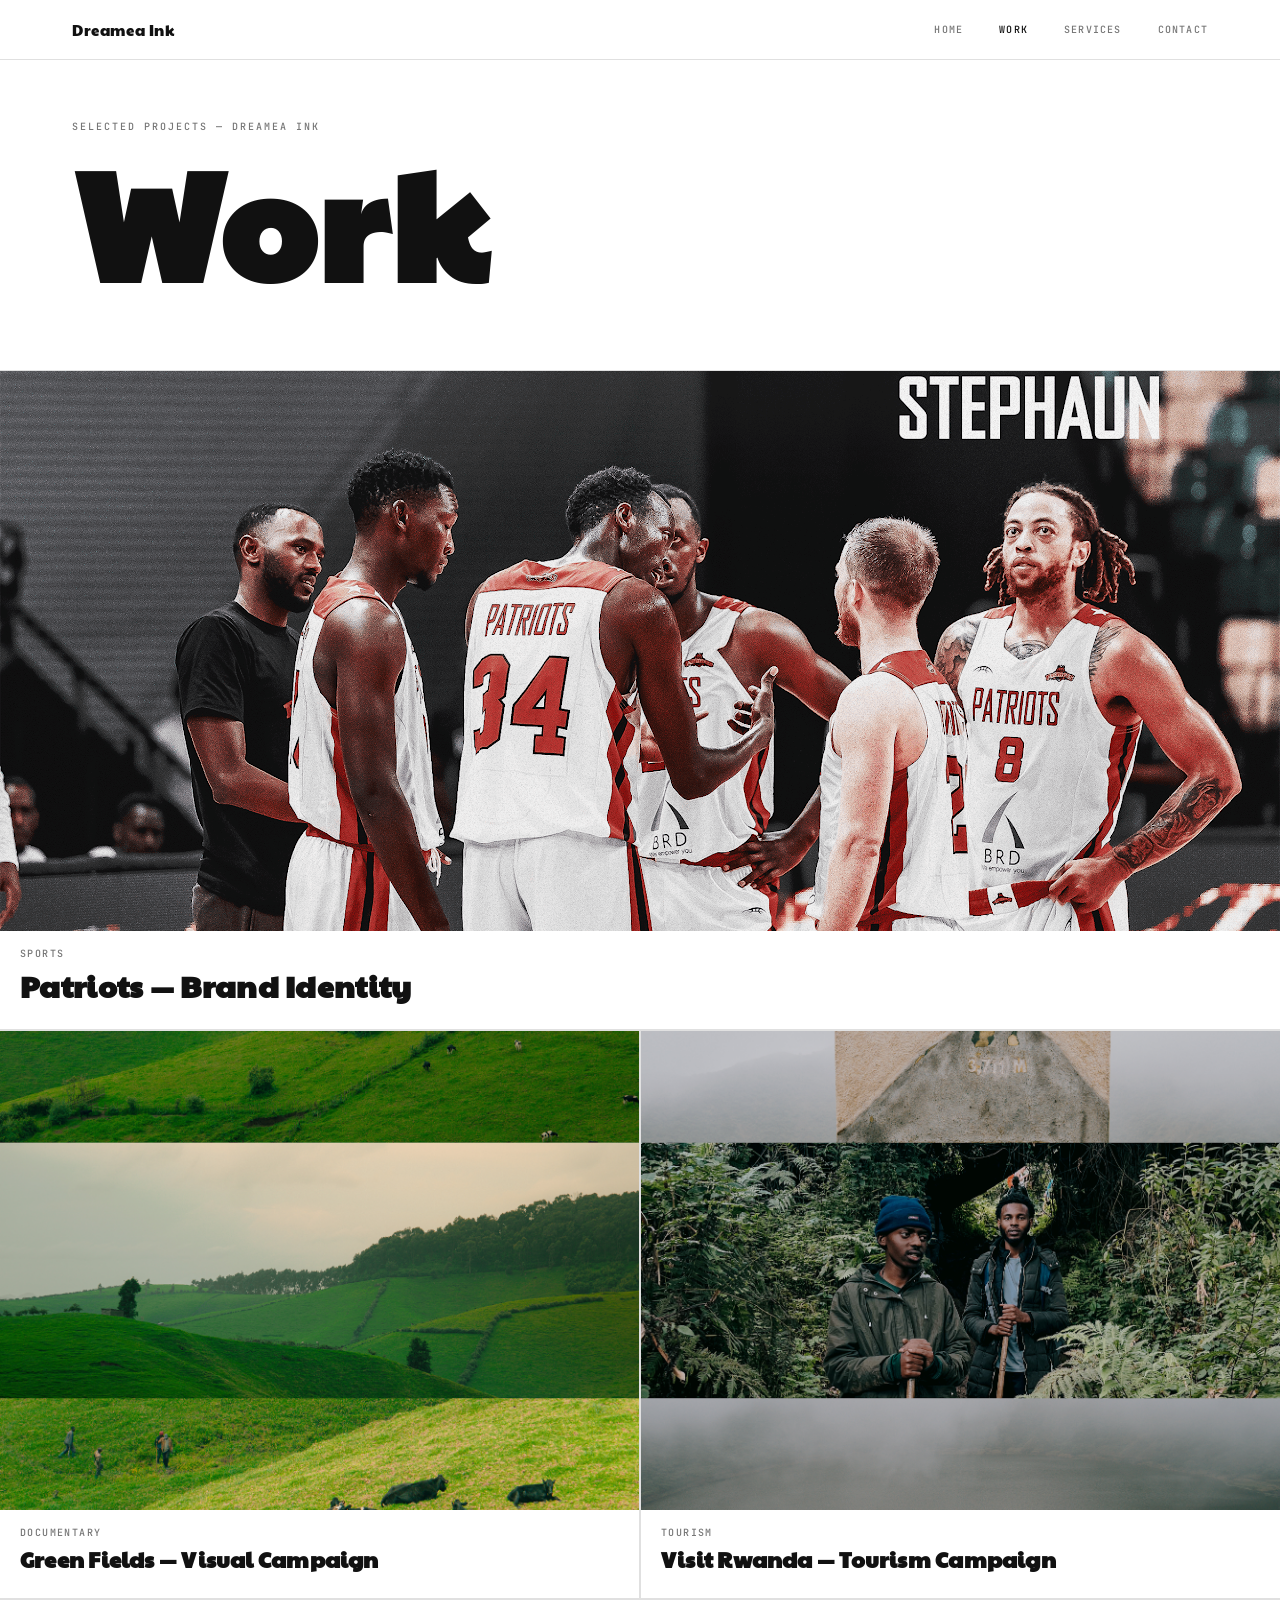
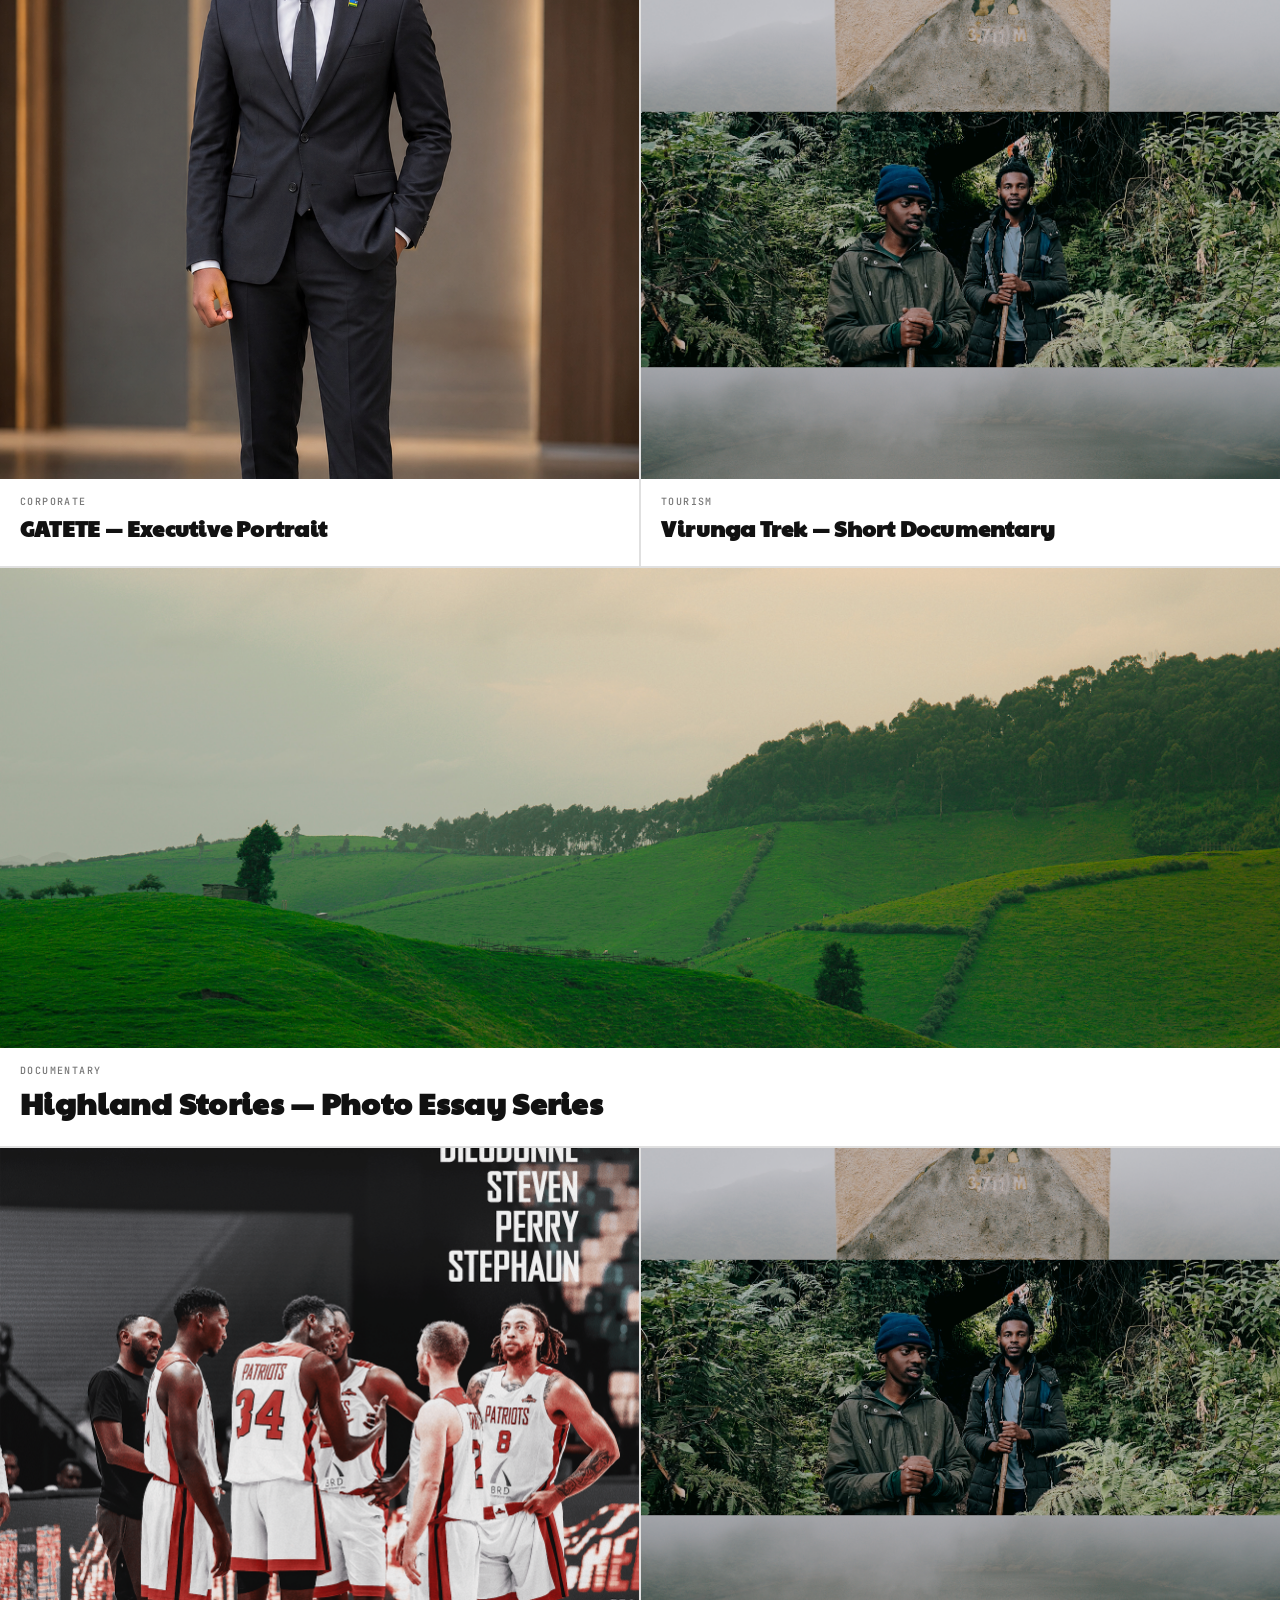
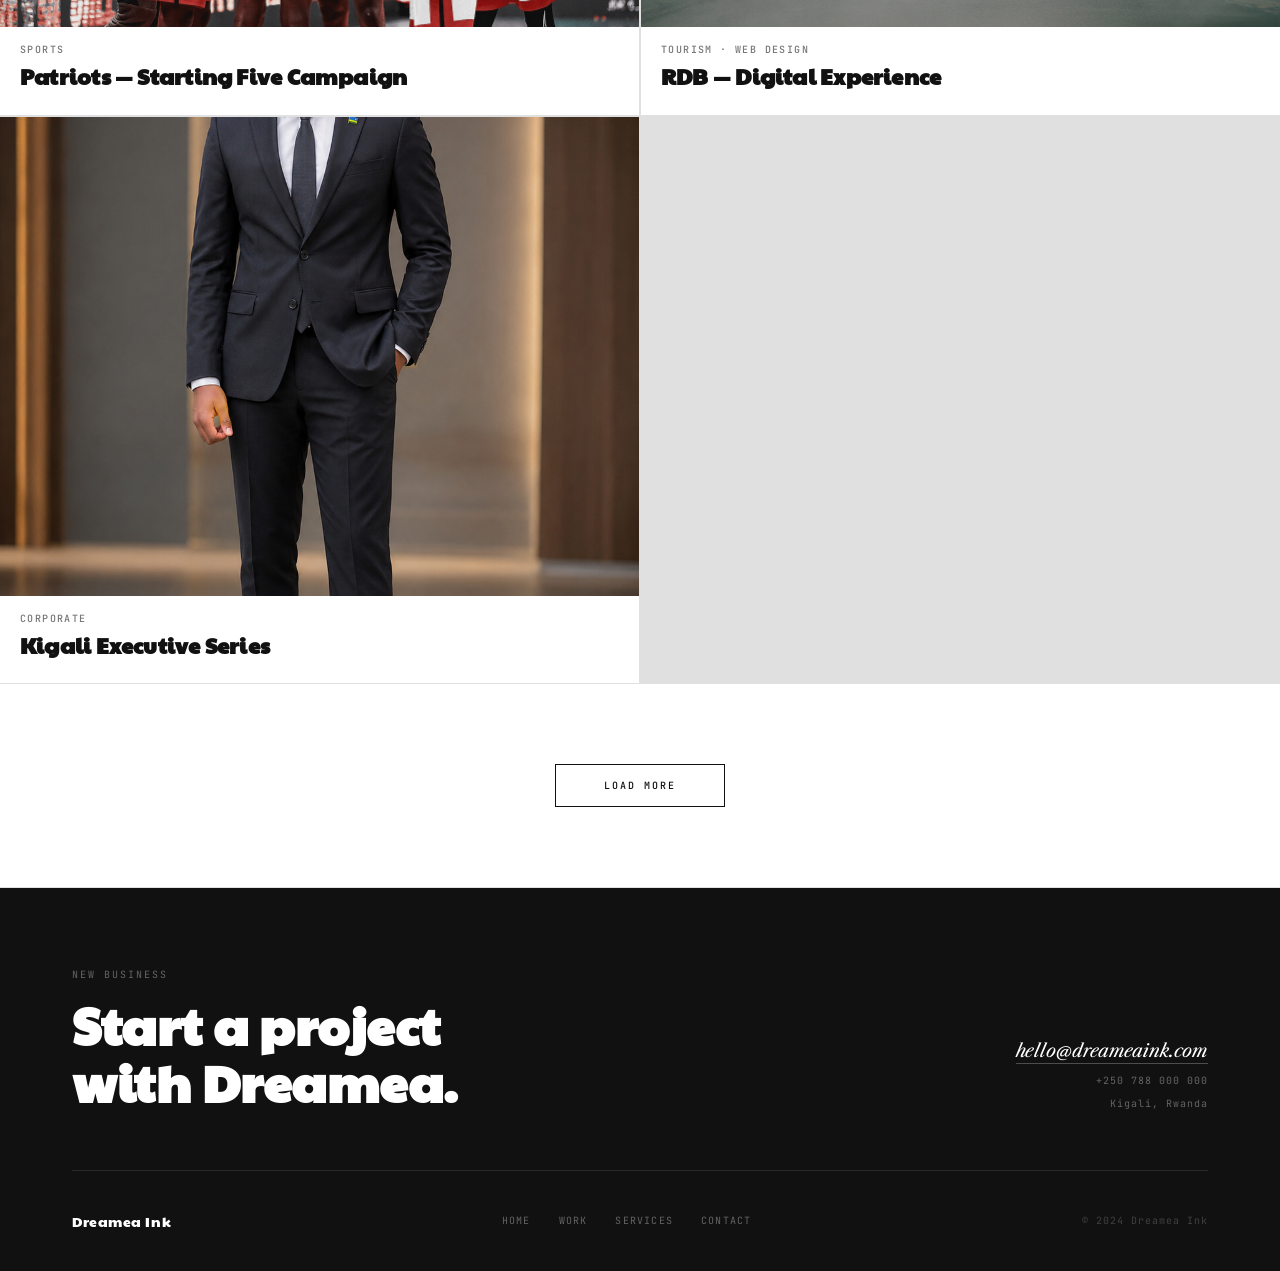
<file: work.html>
<!DOCTYPE html>
<html lang="en">
<head>
  <meta charset="UTF-8">
  <meta name="viewport" content="width=device-width, initial-scale=1.0">
  <title>Work — Dreamea Ink</title>
  <link rel="preconnect" href="https://fonts.googleapis.com">
  <link rel="preconnect" href="https://fonts.gstatic.com" crossorigin>
  <link href="https://fonts.googleapis.com/css2?family=Paytone+One&family=Libre+Caslon+Text:ital,wght@0,400;0,700;1,400&family=Inter:wght@300;400;500;600&family=JetBrains+Mono:wght@400;500&display=swap" rel="stylesheet">
  <link rel="stylesheet" href="work.css">
</head>
<body>

  <!-- NAV -->
  <header class="nav" id="nav">
    <a href="index.html" class="nav-logo">Dreamea Ink</a>
    <nav class="nav-links">
      <a href="index.html">Home</a>
      <a href="work.html" class="is-active">Work</a>
      <a href="index.html#services">Services</a>
      <a href="index.html#contact">Contact</a>
    </nav>
    <button class="nav-burger" id="burger" aria-label="Menu">
      <span></span><span></span>
    </button>
  </header>

  <!-- MOBILE DRAWER -->
  <div class="drawer" id="drawer">
    <a href="index.html">Home</a>
    <a href="work.html" class="is-active">Work</a>
    <a href="index.html#services">Services</a>
    <a href="index.html#contact">Contact</a>
  </div>
  <div class="drawer-overlay" id="drawerOverlay"></div>

  <!-- PAGE TITLE -->
  <section class="page-head">
    <p class="page-eyebrow">Selected Projects — Dreamea Ink</p>
    <h1 class="page-title">Work</h1>
  </section>

  <!-- GRID -->
  <main class="grid" id="grid">

    <!-- 01 · Hero — full width -->
    <article class="card card--hero"
             data-d="branding photography"
             data-s="sports">
      <a href="#" class="card-link">
        <div class="card-img">
          <img src="assets/project-1.jpg" alt="Patriots Brand Identity">
        </div>
        <div class="card-body">
          <p class="card-sector">Sports</p>
          <h2 class="card-title">Patriots — Brand Identity</h2>
        </div>
      </a>
    </article>

    <!-- 02 -->
    <article class="card"
             data-d="content video"
             data-s="documentary">
      <a href="#" class="card-link">
        <div class="card-img">
          <img src="assets/project-2.jpg" alt="Green Fields Campaign">
        </div>
        <div class="card-body">
          <p class="card-sector">Documentary</p>
          <h2 class="card-title">Green Fields — Visual Campaign</h2>
        </div>
      </a>
    </article>

    <!-- 03 -->
    <article class="card"
             data-d="marketing photography"
             data-s="tourism">
      <a href="#" class="card-link">
        <div class="card-img">
          <img src="assets/project-3.jpg" alt="Visit Rwanda">
        </div>
        <div class="card-body">
          <p class="card-sector">Tourism</p>
          <h2 class="card-title">Visit Rwanda — Tourism Campaign</h2>
        </div>
      </a>
    </article>

    <!-- 04 -->
    <article class="card"
             data-d="branding photography"
             data-s="corporate">
      <a href="#" class="card-link">
        <div class="card-img">
          <img src="assets/slide-4.jpg" alt="GATETE Executive Portrait">
        </div>
        <div class="card-body">
          <p class="card-sector">Corporate</p>
          <h2 class="card-title">GATETE — Executive Portrait</h2>
        </div>
      </a>
    </article>

    <!-- 05 -->
    <article class="card"
             data-d="video content"
             data-s="tourism">
      <a href="#" class="card-link">
        <div class="card-img">
          <img src="assets/project-3.jpg" alt="Virunga Trek Documentary">
        </div>
        <div class="card-body">
          <p class="card-sector">Tourism</p>
          <h2 class="card-title">Virunga Trek — Short Documentary</h2>
        </div>
      </a>
    </article>

    <!-- 06 · Full width -->
    <article class="card card--wide"
             data-d="content photography"
             data-s="documentary">
      <a href="#" class="card-link">
        <div class="card-img">
          <img src="assets/project-2.jpg" alt="Highland Stories Photo Essay">
        </div>
        <div class="card-body">
          <p class="card-sector">Documentary</p>
          <h2 class="card-title">Highland Stories — Photo Essay Series</h2>
        </div>
      </a>
    </article>

    <!-- 07 -->
    <article class="card"
             data-d="branding marketing"
             data-s="sports">
      <a href="#" class="card-link">
        <div class="card-img">
          <img src="assets/project-1.jpg" alt="Patriots Starting Five">
        </div>
        <div class="card-body">
          <p class="card-sector">Sports</p>
          <h2 class="card-title">Patriots — Starting Five Campaign</h2>
        </div>
      </a>
    </article>

    <!-- 08 -->
    <article class="card"
             data-d="marketing web"
             data-s="tourism">
      <a href="#" class="card-link">
        <div class="card-img">
          <img src="assets/project-3.jpg" alt="RDB Digital Experience">
        </div>
        <div class="card-body">
          <p class="card-sector">Tourism · Web Design</p>
          <h2 class="card-title">RDB — Digital Experience</h2>
        </div>
      </a>
    </article>

    <!-- 09 -->
    <article class="card"
             data-d="branding photography"
             data-s="corporate">
      <a href="#" class="card-link">
        <div class="card-img">
          <img src="assets/slide-4.jpg" alt="Kigali Executive Series">
        </div>
        <div class="card-body">
          <p class="card-sector">Corporate</p>
          <h2 class="card-title">Kigali Executive Series</h2>
        </div>
      </a>
    </article>

  </main>

  <div class="load-more-wrap">
    <button class="load-more" id="loadMore">Load more</button>
  </div>

  <!-- FOOTER -->
  <footer class="footer">
    <div class="footer-top">
      <div>
        <p class="footer-eyebrow">New Business</p>
        <h2 class="footer-headline">Start a project<br>with Dreamea.</h2>
      </div>
      <div class="footer-contact">
        <a href="mailto:hello@dreameaink.com">hello@dreameaink.com</a>
        <span>+250 788 000 000</span>
        <span>Kigali, Rwanda</span>
      </div>
    </div>
    <div class="footer-bottom">
      <a href="index.html" class="footer-logo">Dreamea Ink</a>
      <nav class="footer-nav">
        <a href="index.html">Home</a>
        <a href="work.html">Work</a>
        <a href="index.html#services">Services</a>
        <a href="index.html#contact">Contact</a>
      </nav>
      <p class="footer-copy">© 2024 Dreamea Ink</p>
    </div>
  </footer>

  <script src="work.js"></script>
</body>
</html>
</file>
<file: work.css>
/* ===========================
   DREAMEA INK — WORK PAGE
   Pentagram-inspired
   =========================== */

*, *::before, *::after { margin: 0; padding: 0; box-sizing: border-box; }

:root {
  --white:  #ffffff;
  --black:  #111111;
  --gray:   #767676;
  --light:  #f2f2f2;
  --border: #e0e0e0;
  --px:     72px;          /* page margin */
  --gap:    2px;           /* grid gap  */
  --serif:  'Libre Caslon Text', Georgia, serif;
  --display: 'Achiko', 'Paytone One', cursive;
  --sans:   'Inter', sans-serif;
  --mono:   'JetBrains Mono', monospace;
}

html { scroll-behavior: smooth; }

body {
  background: var(--white);
  color: var(--black);
  font-family: var(--sans);
  -webkit-font-smoothing: antialiased;
  overflow-x: hidden;
}

a { text-decoration: none; color: inherit; }
img { display: block; width: 100%; height: 100%; object-fit: cover; }

::-webkit-scrollbar { width: 2px; }
::-webkit-scrollbar-thumb { background: #ccc; }

/* =====================
   NAV
   ===================== */
.nav {
  position: fixed;
  top: 0; left: 0; right: 0;
  z-index: 200;
  height: 60px;
  display: flex;
  column-rule: dimgray;
  align-items: center;
  justify-content: space-between;
  padding: 0 var(--px);
  background: rgba(255,255,255,0.94);
  backdrop-filter: blur(12px);
  border-bottom: 1px solid var(--border);
}

.nav-logo {
  font-family: var(--display);
  font-size: 15px;
  color: var(--black);
  letter-spacing: 0.04em;
}

.nav-links {
  display: flex;
  gap: 36px;
}

.nav-links a {
  font-family: var(--mono);
  font-size: 10px;
  font-weight: 500;
  letter-spacing: 0.12em;
  text-transform: uppercase;
  color: var(--gray);
  transition: color 0.2s;
}

.nav-links a:hover,
.nav-links a.is-active { color: var(--black); }

.nav-burger {
  display: none;
  flex-direction: column;
  gap: 6px;
  background: none;
  border: none;
  cursor: pointer;
  padding: 6px;
}
.nav-burger span {
  display: block;
  width: 20px;
  height: 1px;
  background: var(--black);
  transition: transform 0.3s, opacity 0.3s;
}
.nav-burger.open span:first-child { transform: rotate(45deg) translate(5px, 5px); }
.nav-burger.open span:last-child  { transform: rotate(-45deg) translate(5px, -5px); }

/* Drawer */
.drawer {
  display: none;
  position: fixed;
  top: 60px; left: 0; right: 0;
  background: var(--white);
  border-bottom: 1px solid var(--border);
  padding: 28px var(--px) 32px;
  flex-direction: column;
  gap: 20px;
  z-index: 199;
}
.drawer.open { display: flex; }
.drawer a {
  font-family: var(--mono);
  font-size: 11px;
  letter-spacing: 0.12em;
  text-transform: uppercase;
  color: var(--gray);
  transition: color 0.2s;
}
.drawer a:hover,
.drawer a.is-active { color: var(--black); }

.drawer-overlay {
  display: none;
  position: fixed;
  inset: 0;
  background: rgba(0,0,0,0.15);
  z-index: 198;
}
.drawer-overlay.open { display: block; }

/* =====================
   PAGE HEADER
   ===================== */
.page-head {
  padding: 120px var(--px) 40px;
  border-bottom: 1px solid var(--border);
}

.page-eyebrow {
  font-family: var(--mono);
  font-size: 10px;
  font-weight: 500;
  letter-spacing: 0.2em;
  text-transform: uppercase;
  color: var(--gray);
  margin-bottom: 16px;
}

.page-title {
  font-family: var(--display);
  font-size: clamp(72px, 12vw, 160px);
  line-height: 0.92;
  letter-spacing: 0.01em;
  color: var(--black);
  margin-bottom: 40px;
}



/* =====================
   GRID
   ===================== */
.grid {
  display: grid;
  grid-template-columns: 1fr 1fr;
  gap: var(--gap);
  background: var(--border);   /* gap color = border color */
  border-bottom: 1px solid var(--border);
}

/* Each card sits on white background */
.card {
  background: var(--white);
  overflow: hidden;
  cursor: pointer;
}

/* Hero card: full width */
.card--hero {
  grid-column: 1 / -1;
}

/* Wide card: full width */
.card--wide {
  grid-column: 1 / -1;
}

/* The clickable area */
.card-link {
  display: block;
  height: 100%;
}

/* Image container */
.card-img {
  overflow: hidden;
  width: 100%;
}

/* Aspect ratios per card type */
.card:not(.card--hero):not(.card--wide) .card-img {
  aspect-ratio: 4 / 3;
}
.card--hero .card-img {
  aspect-ratio: 16 / 7;
}
.card--wide .card-img {
  aspect-ratio: 16 / 6;
}

/* Image zoom on hover */
.card-img img {
  transition: transform 0.8s cubic-bezier(0.25, 0.46, 0.45, 0.94),
              filter 0.5s ease;
  filter: brightness(0.97);
}
.card:hover .card-img img {
  transform: scale(1.04);
  filter: brightness(1);
}

/* Text below image */
.card-body {
  padding: 16px 20px 24px;
}

.card-sector {
  font-family: var(--mono);
  font-size: 10px;
  font-weight: 500;
  letter-spacing: 0.14em;
  text-transform: uppercase;
  color: var(--gray);
  margin-bottom: 7px;
}

.card-title {
  font-family: var(--display);
  font-size: clamp(16px, 1.8vw, 22px);
  line-height: 1.25;
  letter-spacing: 0.01em;
  color: var(--black);
  transition: opacity 0.2s;
}

.card--hero .card-title,
.card--wide .card-title {
  font-size: clamp(20px, 2.5vw, 30px);
}

.card:hover .card-title { opacity: 0.6; }

/* Hidden by filter */
.card.is-hidden { display: none; }

/* =====================
   LOAD MORE
   ===================== */
.load-more-wrap {
  display: flex;
  justify-content: center;
  padding: 80px var(--px);
  border-bottom: 1px solid var(--border);
}

.load-more {
  font-family: var(--mono);
  font-size: 10px;
  font-weight: 500;
  letter-spacing: 0.2em;
  text-transform: uppercase;
  color: var(--black);
  background: none;
  border: 1px solid var(--black);
  padding: 14px 48px;
  cursor: pointer;
  transition: background 0.25s, color 0.25s;
}
.load-more:hover { background: var(--black); color: #fff; }

/* =====================
   FOOTER
   ===================== */
.footer {
  background: var(--black);
  color: #fff;
  padding: 80px var(--px) 40px;
}

.footer-top {
  display: flex;
  justify-content: space-between;
  align-items: flex-end;
  padding-bottom: 60px;
  border-bottom: 1px solid rgba(255,255,255,0.1);
  gap: 40px;
}

.footer-eyebrow {
  font-family: var(--mono);
  font-size: 10px;
  letter-spacing: 0.2em;
  text-transform: uppercase;
  color: rgba(255,255,255,0.35);
  margin-bottom: 16px;
}

.footer-headline {
  font-family: var(--display);
  font-size: clamp(28px, 4vw, 52px);
  line-height: 1.1;
  letter-spacing: 0.01em;
}

.footer-contact {
  display: flex;
  flex-direction: column;
  align-items: flex-end;
  gap: 10px;
  text-align: right;
}

.footer-contact a {
  font-family: var(--serif);
  font-style: italic;
  font-size: clamp(14px, 1.5vw, 18px);
  color: #fff;
  border-bottom: 1px solid rgba(255,255,255,0.25);
  padding-bottom: 1px;
  transition: border-color 0.25s;
}
.footer-contact a:hover { border-color: #fff; }

.footer-contact span {
  font-family: var(--mono);
  font-size: 10px;
  letter-spacing: 0.1em;
  color: rgba(255,255,255,0.35);
}

.footer-bottom {
  display: flex;
  justify-content: space-between;
  align-items: center;
  padding-top: 40px;
  flex-wrap: wrap;
  gap: 20px;
}

.footer-logo {
  font-family: var(--display);
  font-size: 14px;
  letter-spacing: 0.04em;
  color: #fff;
}

.footer-nav {
  display: flex;
  gap: 28px;
}
.footer-nav a {
  font-family: var(--mono);
  font-size: 10px;
  letter-spacing: 0.12em;
  text-transform: uppercase;
  color: rgba(255,255,255,0.35);
  transition: color 0.2s;
}
.footer-nav a:hover { color: #fff; }

.footer-copy {
  font-family: var(--mono);
  font-size: 10px;
  letter-spacing: 0.1em;
  color: rgba(255,255,255,0.2);
}

/* =====================
   RESPONSIVE
   ===================== */
@media (max-width: 900px) {
  :root { --px: 40px; }
}

@media (max-width: 680px) {
  :root { --px: 20px; }

  .nav-links { display: none; }
  .nav-burger { display: flex; }

  .grid { grid-template-columns: 1fr; }
  .card--hero  { grid-column: 1; }
  .card--wide  { grid-column: 1; }

  .card--hero .card-img  { aspect-ratio: 4 / 3; }
  .card--wide .card-img  { aspect-ratio: 4 / 3; }

.footer-top { flex-direction: column; align-items: flex-start; }
  .footer-contact { align-items: flex-start; text-align: left; }
  .footer-bottom { flex-direction: column; align-items: flex-start; }
}
</file>
